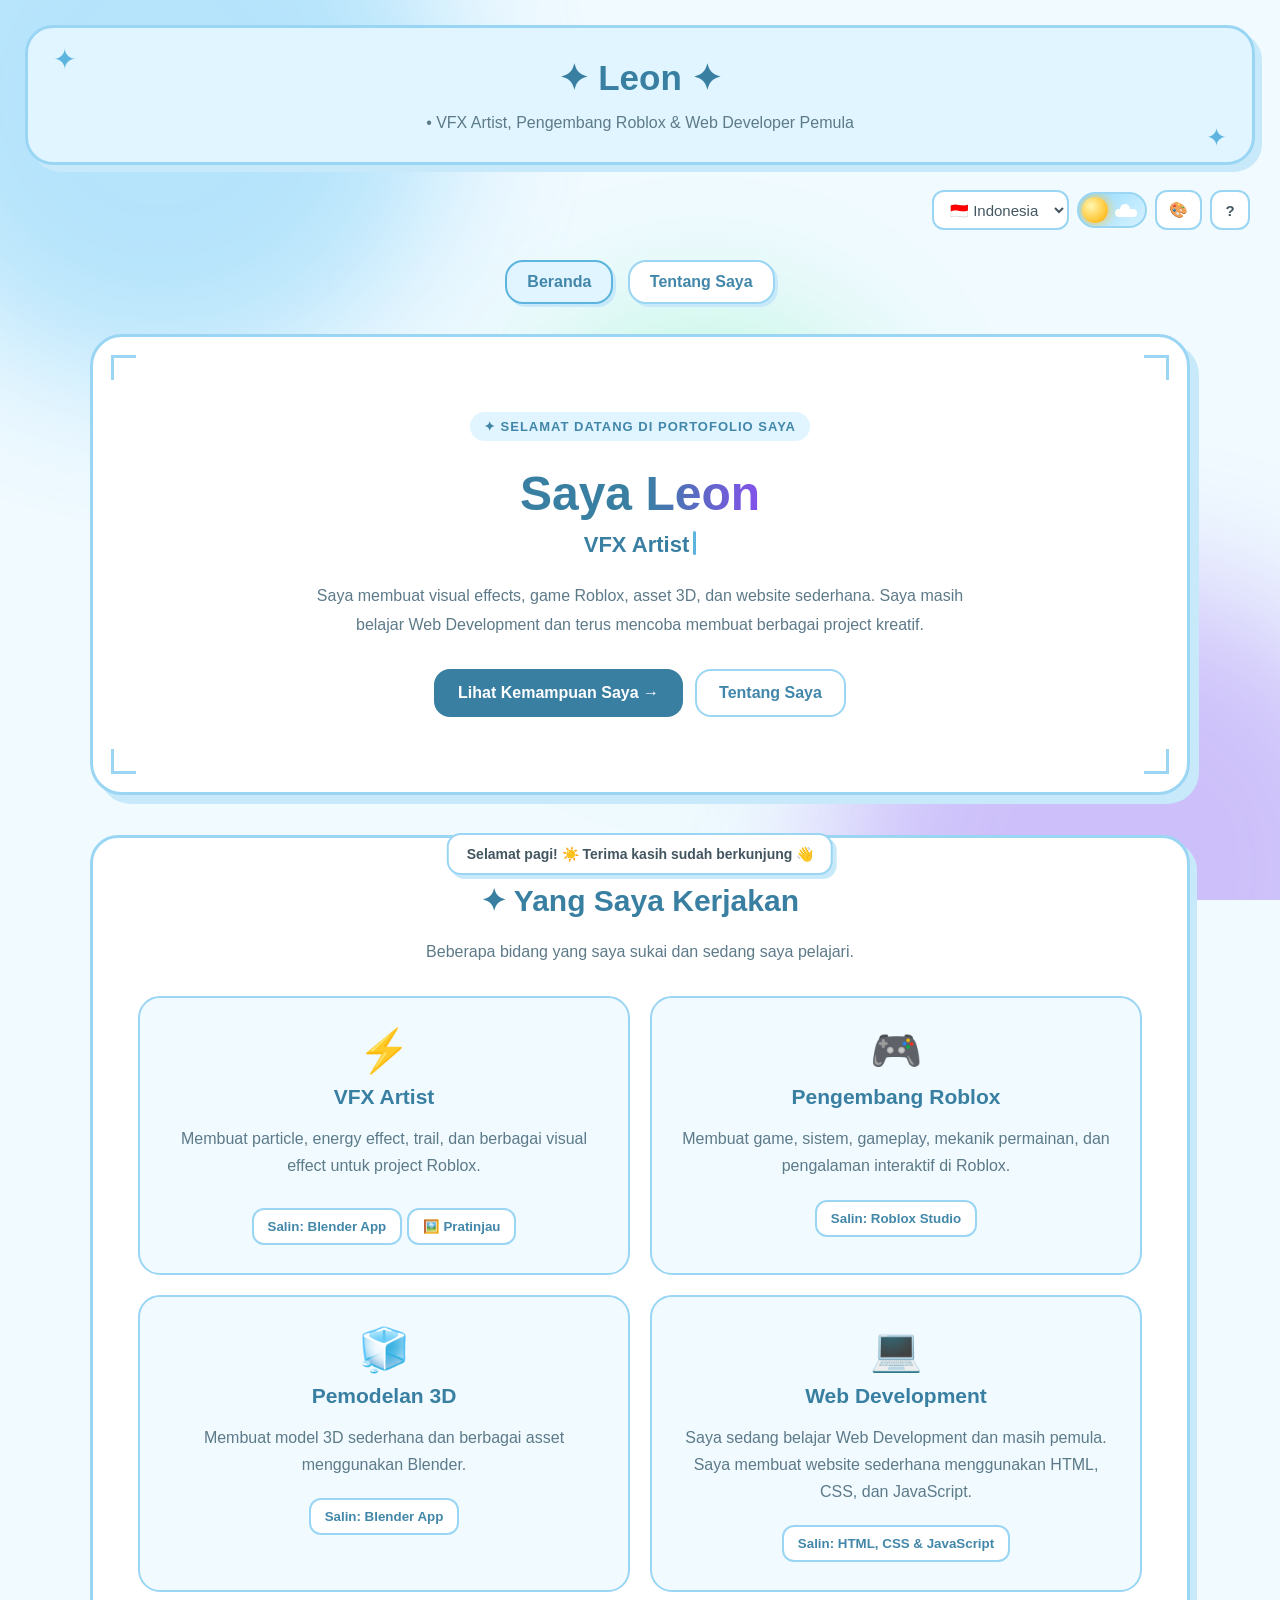
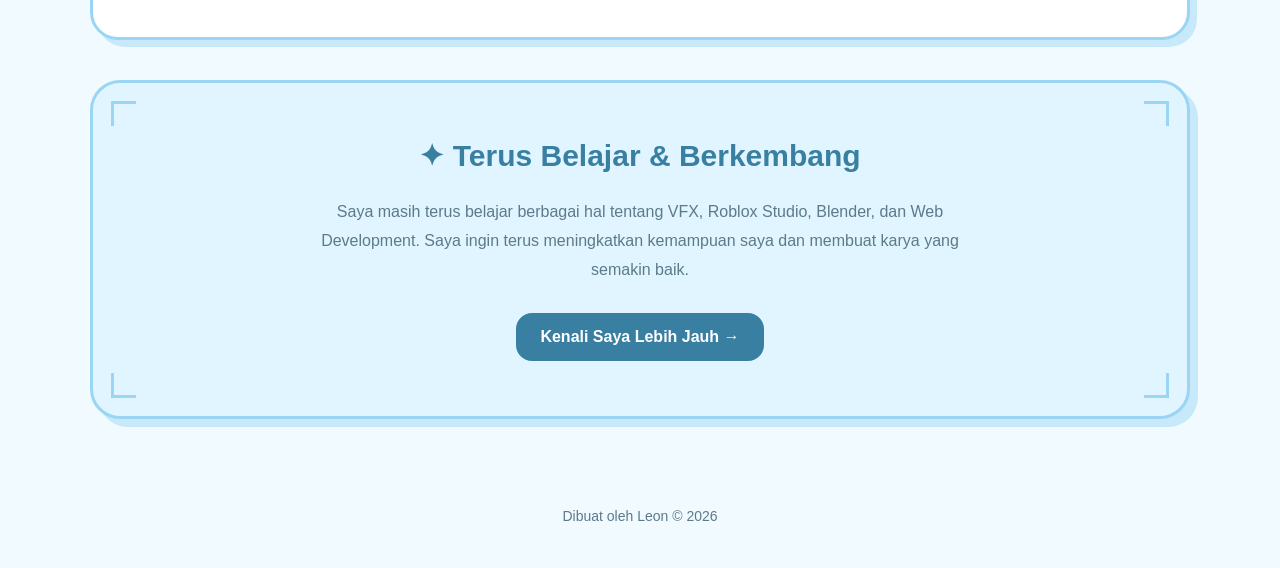
<file: index.html>
<!DOCTYPE html>
<html lang="id">

<head>
    <!-- Menentukan karakter yang digunakan website -->
    <meta charset="UTF-8">

    <!-- Membuat website responsif di HP -->
    <meta name="viewport" content="width=device-width, initial-scale=1.0">

    <!-- Judul yang muncul di tab browser -->
    <title>Leon — VFX Artist & Pengembang Roblox</title>

    <!-- Menghubungkan HTML dengan CSS -->
    <link rel="stylesheet" href="style.css">
</head>

<body>

    <!-- =========================
         HEADER
         ========================= -->

    <header>

        <!-- Nama pemilik website -->
        <h1>✦ Leon ✦</h1>

        <!-- Deskripsi singkat -->
        <p data-id="headerDesc">
            • VFX Artist, Pengembang Roblox & Web Developer Pemula
        </p>

    </header>


    <!-- =========================
         PANEL PENGATURAN
         ========================= -->

    <div class="settings">

        <!-- Pilihan bahasa -->
        <select id="languageSelect" data-title-id="langLabel" aria-label="Pilih bahasa">
            <option value="id">🇮🇩 Indonesia</option>
            <option value="en">🇬🇧 English</option>
            <option value="zh">🇨🇳 中文</option>
        </select>


        <!-- Saklar mode terang / gelap -->
        <button
            id="themeSwitch"
            class="theme-switch"
            role="switch"
            aria-checked="false"
            data-title-id="titleTheme"
            title="Ganti mode (T)"
            aria-label="Ganti mode (T)"
        >
            <span class="switch-track">
                <span class="switch-star s1"></span>
                <span class="switch-star s2"></span>
                <span class="switch-star s3"></span>
                <span class="switch-cloud"></span>
                <span class="switch-thumb"></span>
            </span>
        </button>


        <!-- Pilihan warna tema -->
        <div class="accent-picker">

            <button
                id="accentButton"
                class="icon-button"
                aria-expanded="false"
                data-title-id="titleAccent"
                title="Ganti warna (C)"
                aria-label="Ganti warna (C)"
            >
                🎨
            </button>

            <div class="accent-menu" id="accentMenu">
                <button class="accent-dot" data-accent="blue"></button>
                <button class="accent-dot" data-accent="purple"></button>
                <button class="accent-dot" data-accent="green"></button>
                <button class="accent-dot" data-accent="pink"></button>
                <button class="accent-dot" data-accent="orange"></button>
            </div>

        </div>


        <!-- Panel pintasan keyboard -->
        <button
            id="helpToggle"
            class="icon-button"
            data-title-id="titleHelp"
            title="Pintasan keyboard (?)"
            aria-label="Pintasan keyboard (?)"
        >
            ?
        </button>

    </div>


    <!-- =========================
         NAVIGASI
         ========================= -->

    <nav>

        <a href="index.html" class="active" data-id="home">
            Beranda
        </a>

        <a href="about.html" data-id="about">
            Tentang Saya
        </a>

    </nav>


    <main>

        <!-- =========================
             HERO
             ========================= -->

        <section class="hero">

            <!-- Dekorasi sudut -->
            <div class="corner top-left"></div>
            <div class="corner top-right"></div>
            <div class="corner bottom-left"></div>
            <div class="corner bottom-right"></div>


            <div class="hero-text">

                <!-- Label kecil -->
                <span class="small-title" data-id="welcome">
                    ✦ SELAMAT DATANG DI PORTOFOLIO SAYA
                </span>


                <!-- Nama -->
                <h2 data-id="heroName">
                    Saya <span>Leon</span>
                </h2>


                <!-- Bidang yang dikerjakan (efek mengetik) -->
                <h3 class="typewriter" id="typewriter">
                    <span id="typedText" aria-hidden="true">VFX Artist</span><span class="caret" aria-hidden="true"></span>
                </h3>


                <!-- Deskripsi -->
                <p data-id="heroDesc">
                    Saya membuat visual effects, game Roblox,
                    asset 3D, dan website sederhana.
                    Saya masih belajar Web Development dan
                    terus mencoba membuat berbagai project kreatif.
                </p>


                <!-- Tombol -->
                <div class="hero-buttons">

                    <a href="#skills" class="main-button" data-id="viewSkills">
                        Lihat Kemampuan Saya →
                    </a>

                    <a href="about.html" class="second-button" data-id="aboutButton">
                        Tentang Saya
                    </a>

                </div>

            </div>

        </section>


        <!-- =========================
             YANG SAYA KERJAKAN
             ========================= -->

        <section class="section-box" id="skills">

            <h2 data-id="workTitle">
                ✦ Yang Saya Kerjakan
            </h2>


            <p class="section-description" data-id="workDesc">
                Beberapa bidang yang saya sukai dan sedang saya pelajari.
            </p>


            <div class="info-grid">

                <!-- VFX -->
                <div class="info-box reveal">

                    <div class="card-icon">⚡</div>

                    <h3 data-id="vfxTitle">VFX Artist</h3>

                    <p data-id="vfxDesc">
                        Membuat particle, energy effect,
                        trail, dan berbagai visual effect
                        untuk project Roblox.
                    </p>

                    <!-- Teks tombol dibuat otomatis oleh JavaScript -->
                    <button class="copy-button" data-copy="Blender App">
                        Salin: Blender App
                    </button>

                    <!-- Tombol Preview: klik untuk membuka gambar VFX -->
                    <button class="copy-button" id="previewOpen" data-id="previewButton">
                        🖼️ Pratinjau
                    </button>

                </div>


                <!-- ROBLOX -->
                <div class="info-box reveal">

                    <div class="card-icon">🎮</div>

                    <h3 data-id="robloxTitle">Pengembang Roblox</h3>

                    <p data-id="robloxDesc">
                        Membuat game, sistem, gameplay,
                        mekanik permainan, dan pengalaman
                        interaktif di Roblox.
                    </p>

                    <button class="copy-button" data-copy="Roblox Studio">
                        Salin: Roblox Studio
                    </button>

                </div>


                <!-- BLENDER / 3D -->
                <div class="info-box reveal">

                    <div class="card-icon">🧊</div>

                    <h3 data-id="blenderTitle">Pemodelan 3D</h3>

                    <p data-id="blenderDesc">
                        Membuat model 3D sederhana dan
                        berbagai asset menggunakan Blender.
                    </p>

                    <button class="copy-button" data-copy="Blender App">
                        Salin: Blender App
                    </button>

                </div>


                <!-- WEB DEVELOPMENT -->
                <div class="info-box reveal">

                    <div class="card-icon">💻</div>

                    <h3 data-id="webTitle">Web Development</h3>

                    <p data-id="webDesc">
                        Saya sedang belajar Web Development
                        dan masih pemula. Saya membuat website
                        sederhana menggunakan HTML, CSS,
                        dan JavaScript.
                    </p>

                    <button class="copy-button" data-copy="HTML, CSS & JavaScript">
                        Salin: HTML, CSS & JavaScript
                    </button>

                </div>

            </div>

        </section>


        <!-- =========================
             INFORMASI SINGKAT
             ========================= -->

        <section class="about-frame reveal">

            <div class="corner top-left"></div>
            <div class="corner top-right"></div>
            <div class="corner bottom-left"></div>
            <div class="corner bottom-right"></div>


            <h2 data-id="learningTitle">
                ✦ Terus Belajar & Berkembang
            </h2>


            <p data-id="learningDesc">
                Saya masih terus belajar berbagai hal tentang
                VFX, Roblox Studio, Blender, dan Web Development.
                Saya ingin terus meningkatkan kemampuan saya
                dan membuat karya yang semakin baik.
            </p>


            <a href="about.html" class="main-button" data-id="learnMore">
                Kenali Saya Lebih Jauh →
            </a>

        </section>

    </main>


    <!-- =========================
         POP-UP GAMBAR PREVIEW VFX
         Gambar ada di: images/vfx-preview.png
         ========================= --

    <div id="previewModal" class="preview-modal" role="dialog" aria-modal="true">

        <div class="preview-box">

            <button id="previewClose" class="icon-button" aria-label="Tutup" title="Tutup">
                ✕
            </button>

    <img src="images/vfx-preview.jpg" alt="VFX preview">

        </div>

    </div>


    <!-- =========================
         TOMBOL KEMBALI KE ATAS
         ========================= -->

    <button id="backToTop" data-title-id="titleTop" title="Kembali ke atas" aria-label="Kembali ke atas">
        ↑
    </button>


    <!-- =========================
         FOOTER
         ========================= -->

    <footer>
        <p data-id="footer">
            Dibuat oleh Leon © 2026
        </p>
    </footer>


    <!-- Menghubungkan JavaScript -->
    <script src="script.js"></script>

</body>

</html>
</file>
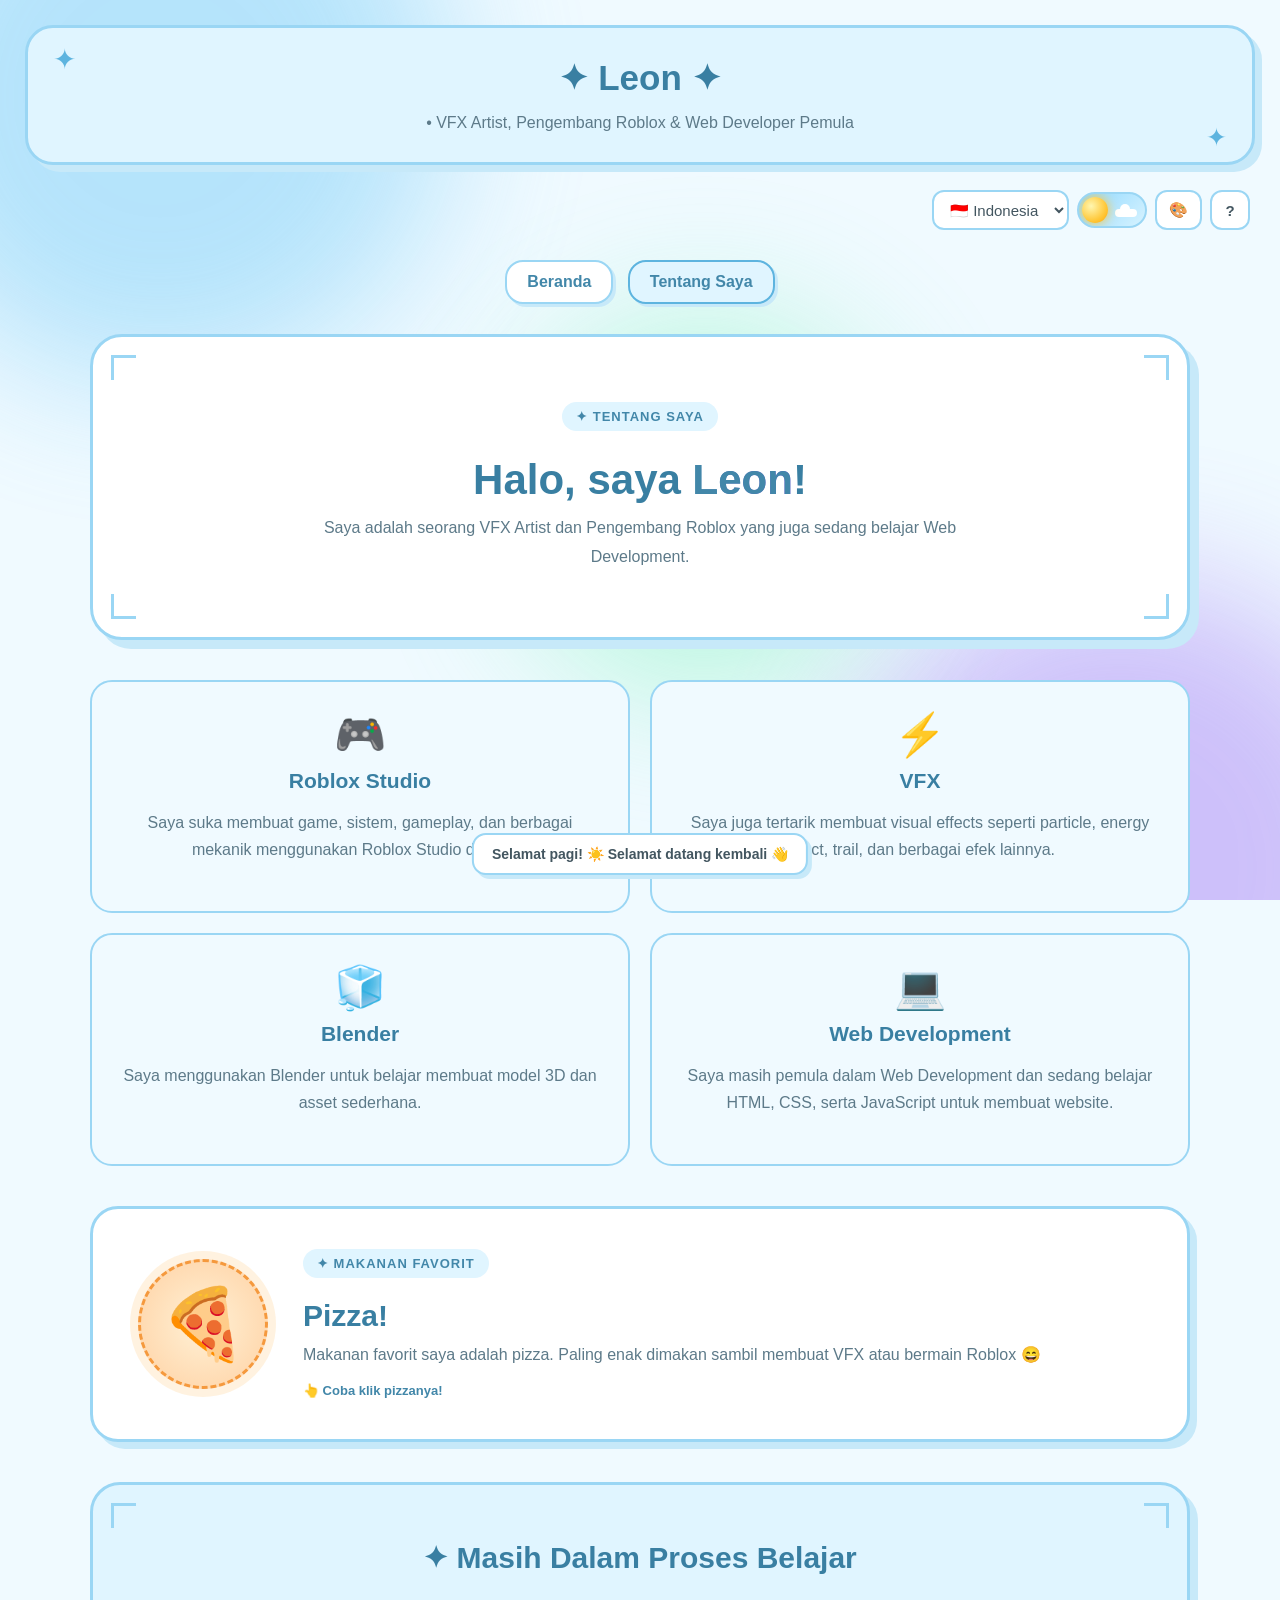
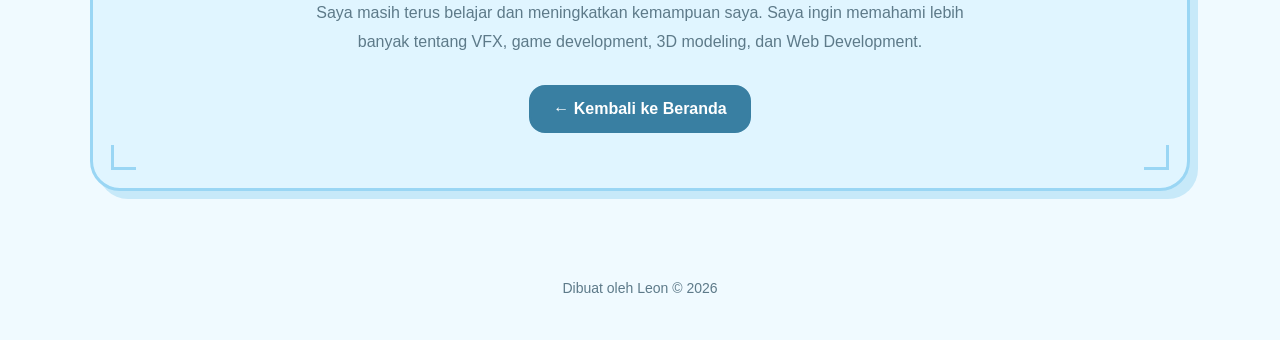
<file: about.html>
<!DOCTYPE html>
<html lang="id">

<head>
    <!-- Pengaturan karakter -->
    <meta charset="UTF-8">

    <!-- Responsif untuk HP -->
    <meta name="viewport" content="width=device-width, initial-scale=1.0">

    <!-- Judul tab -->
    <title>Tentang Leon</title>

    <!-- Menggunakan CSS yang sama dengan index -->
    <link rel="stylesheet" href="style.css">
</head>

<body>

    <!-- =========================
         HEADER
    ========================== -->

    <header>

        <h1>✦ Leon ✦</h1>

        <p data-id="headerDesc">
            • VFX Artist, Pengembang Roblox & Web Developer Pemula
        </p>

    </header>


    <!-- =========================
         SETTINGS (sama dengan index)
    ========================== -->

    <div class="settings">

        <select id="languageSelect" data-title-id="langLabel" aria-label="Pilih bahasa">
            <option value="id">🇮🇩 Indonesia</option>
            <option value="en">🇬🇧 English</option>
            <option value="zh">🇨🇳 中文</option>
        </select>


        <button
            id="themeSwitch"
            class="theme-switch"
            role="switch"
            aria-checked="false"
            data-title-id="titleTheme"
            title="Ganti mode (T)"
            aria-label="Ganti mode (T)"
        >
            <span class="switch-track">
                <span class="switch-star s1"></span>
                <span class="switch-star s2"></span>
                <span class="switch-star s3"></span>
                <span class="switch-cloud"></span>
                <span class="switch-thumb"></span>
            </span>
        </button>


        <div class="accent-picker">

            <button
                id="accentButton"
                class="icon-button"
                aria-expanded="false"
                data-title-id="titleAccent"
                title="Ganti warna (C)"
                aria-label="Ganti warna (C)"
            >
                🎨
            </button>

            <div class="accent-menu" id="accentMenu">
                <button class="accent-dot" data-accent="blue"></button>
                <button class="accent-dot" data-accent="purple"></button>
                <button class="accent-dot" data-accent="green"></button>
                <button class="accent-dot" data-accent="pink"></button>
                <button class="accent-dot" data-accent="orange"></button>
            </div>

        </div>


        <button
            id="helpToggle"
            class="icon-button"
            data-title-id="titleHelp"
            title="Pintasan keyboard (?)"
            aria-label="Pintasan keyboard (?)"
        >
            ?
        </button>

    </div>


    <!-- =========================
         NAVIGASI
    ========================== -->

    <nav>

        <a href="index.html" data-id="home">
            Beranda
        </a>

        <a href="about.html" class="active" data-id="about">
            Tentang Saya
        </a>

    </nav>


    <main>

        <!-- =========================
             ABOUT
        ========================== -->

        <section class="about-page">

            <div class="corner top-left"></div>
            <div class="corner top-right"></div>
            <div class="corner bottom-left"></div>
            <div class="corner bottom-right"></div>

            <span class="small-title" data-id="aboutLabel">
                ✦ TENTANG SAYA
            </span>

            <h2 data-id="aboutTitle">
                Halo, saya <span>Leon</span>!
            </h2>

            <p data-id="aboutIntro">
                Saya adalah seorang VFX Artist dan
                Pengembang Roblox yang juga sedang
                belajar Web Development.
            </p>

        </section>


        <!-- =========================
             KARTU TENTANG SAYA
        ========================== -->

        <section class="about-grid">

            <div class="about-card reveal">

                <div class="card-icon">🎮</div>

                <h3 data-id="aboutRobloxTitle">Roblox Studio</h3>

                <p data-id="aboutRobloxDesc">
                    Saya suka membuat game, sistem,
                    gameplay, dan berbagai mekanik
                    menggunakan Roblox Studio dan Lua.
                </p>

            </div>


            <div class="about-card reveal">

                <div class="card-icon">⚡</div>

                <h3 data-id="aboutVfxTitle">VFX</h3>

                <p data-id="aboutVfxDesc">
                    Saya juga tertarik membuat visual
                    effects seperti particle, energy effect,
                    trail, dan berbagai efek lainnya.
                </p>

            </div>


            <div class="about-card reveal">

                <div class="card-icon">🧊</div>

                <h3 data-id="aboutBlenderTitle">Blender</h3>

                <p data-id="aboutBlenderDesc">
                    Saya menggunakan Blender untuk belajar
                    membuat model 3D dan asset sederhana.
                </p>

            </div>


            <div class="about-card reveal">

                <div class="card-icon">💻</div>

                <h3 data-id="aboutWebTitle">Web Development</h3>

                <p data-id="aboutWebDesc">
                    Saya masih pemula dalam Web Development
                    dan sedang belajar HTML, CSS, serta
                    JavaScript untuk membuat website.
                </p>

            </div>

        </section>


        <!-- =========================
             MAKANAN FAVORIT (BARU)
        ========================== -->

        <section class="fav-food reveal">

            <!-- Klik pizza untuk hujan pizza 🍕 -->
            <button
                class="pizza-button"
                id="pizzaButton"
                data-title-id="pizzaTitle"
                title="Klik aku!"
                aria-label="Klik aku!"
            >
                🍕
            </button>

            <div class="fav-text">

                <span class="small-title" data-id="favLabel">
                    ✦ MAKANAN FAVORIT
                </span>

                <h3 data-id="favTitle">
                    Pizza!
                </h3>

                <p data-id="favDesc">
                    Makanan favorit saya adalah pizza.
                    Paling enak dimakan sambil membuat VFX
                    atau bermain Roblox 😄
                </p>

                <span class="fav-hint" data-id="favHint">
                    👆 Coba klik pizzanya!
                </span>

            </div>

        </section>


        <!-- =========================
             BELAJAR
        ========================== -->

        <section class="about-frame reveal">

            <div class="corner top-left"></div>
            <div class="corner top-right"></div>
            <div class="corner bottom-left"></div>
            <div class="corner bottom-right"></div>


            <h2 data-id="aboutLearningTitle">
                ✦ Masih Dalam Proses Belajar
            </h2>


            <p data-id="aboutLearningDesc">
                Saya masih terus belajar dan meningkatkan
                kemampuan saya. Saya ingin memahami lebih
                banyak tentang VFX, game development,
                3D modeling, dan Web Development.
            </p>


            <a href="index.html" class="main-button" data-id="backHome">
                ← Kembali ke Beranda
            </a>

        </section>

    </main>


    <!-- Back to top -->

    <button id="backToTop" data-title-id="titleTop" title="Kembali ke atas" aria-label="Kembali ke atas">
        ↑
    </button>


    <!-- Footer -->

    <footer>
        <p data-id="footer">
            Dibuat oleh Leon © 2026
        </p>
    </footer>


    <!-- JavaScript -->

    <script src="script.js"></script>

</body>

</html>
</file>
<file: style.css>
/* ==================================================
   RESET
   Mengatur ukuran semua elemen agar lebih mudah
   dikontrol.
================================================== */

* {
    box-sizing: border-box;
}


/* Membuat perpindahan scroll menjadi halus */

html {
    scroll-behavior: smooth;
}


/* ==================================================
   WARNA DEFAULT
   Semua warna dibuat dari satu angka: --hue.
   Ganti --hue = ganti warna seluruh website.
   (200 = biru, 270 = ungu, 150 = hijau,
    330 = pink, 25 = oranye)
================================================== */

:root {
    --hue: 200;

    --background: hsl(var(--hue) 100% 97%);
    --card: #ffffff;
    --card-soft: hsl(var(--hue) 100% 97%);

    --primary: hsl(var(--hue) 48% 43%);
    --secondary: hsl(var(--hue) 44% 46%);
    --on-primary: #ffffff;

    --text: hsl(var(--hue) 18% 32%);
    --muted: hsl(var(--hue) 19% 45%);

    --border: hsl(var(--hue) 80% 78%);
    --shadow: hsl(var(--hue) 82% 88%);

    --hover: hsl(var(--hue) 100% 94%);
    --accent: hsl(var(--hue) 67% 62%);
}


/* ==================================================
   DARK MODE
================================================== */

body.dark {
    --background: hsl(var(--hue) 60% 7%);
    --card: hsl(var(--hue) 54% 11%);
    --card-soft: hsl(var(--hue) 56% 14%);

    --primary: hsl(var(--hue) 74% 70%);
    --secondary: hsl(var(--hue) 70% 68%);
    --on-primary: hsl(var(--hue) 60% 8%);

    --text: hsl(var(--hue) 100% 93%);
    --muted: hsl(var(--hue) 40% 72%);

    --border: hsl(var(--hue) 53% 33%);
    --shadow: hsl(var(--hue) 60% 5%);

    --hover: hsl(var(--hue) 61% 18%);
    --accent: hsl(var(--hue) 75% 65%);
}


/* ==================================================
   BODY
================================================== */

body {
    margin: 0;
    min-height: 100vh;

    font-family: Arial, sans-serif;

    background: var(--background);
    color: var(--text);

    transition:
        background 0.4s ease,
        color 0.4s ease;
}


/* ==================================================
   SCROLL PROGRESS BAR
   Garis di atas layar yang memanjang saat scroll.
================================================== */

#scrollProgress {
    position: fixed;

    top: 0;
    left: 0;

    width: 100%;
    height: 4px;

    background: linear-gradient(
        90deg,
        var(--accent),
        var(--primary)
    );

    transform-origin: left;
    transform: scaleX(0);

    z-index: 200;
}


/* ==================================================
   HEADER
================================================== */

header {
    margin: 25px;
    padding: 30px;

    background: var(--hover);

    border: 3px solid var(--border);
    border-radius: 28px;

    text-align: center;

    box-shadow: 7px 7px 0 var(--shadow);

    position: relative;

    transition: 0.3s ease;
}


header:hover {
    transform: translateY(-4px);

    box-shadow: 10px 12px 0 var(--shadow);
}


/* Bintang kiri atas */

header::before {
    content: "✦";

    position: absolute;

    left: 25px;
    top: 15px;

    font-size: 28px;

    color: var(--accent);

    animation: twinkle 3s ease-in-out infinite;
}


/* Bintang kanan bawah */

header::after {
    content: "✦";

    position: absolute;

    right: 25px;
    bottom: 10px;

    font-size: 25px;

    color: var(--accent);

    animation: twinkle 3s ease-in-out 1.5s infinite;
}


@keyframes twinkle {
    0%, 100% { opacity: 1;   transform: scale(1) rotate(0deg); }
    50%      { opacity: 0.4; transform: scale(0.75) rotate(45deg); }
}


header h1 {
    margin: 0;

    color: var(--primary);

    font-size: 35px;
}


header p {
    color: var(--muted);

    margin-bottom: 0;
}


/* ==================================================
   SETTINGS
================================================== */

.settings {
    display: flex;

    align-items: center;

    flex-wrap: wrap;

    gap: 8px;

    justify-content: flex-end;

    margin: 10px 30px;
}


.settings select,
.icon-button {
    height: 40px;

    background: var(--card);

    border: 2px solid var(--border);

    border-radius: 12px;

    padding: 0 12px;

    color: var(--text);

    font-size: 15px;

    cursor: pointer;

    transition: 0.2s ease;
}


.icon-button {
    min-width: 40px;

    font-weight: bold;
}


.settings select:hover,
.icon-button:hover {
    transform: translateY(-3px);

    background: var(--hover);
}


/* ==================================================
   THEME SWITCH
   Saklar geser matahari / bulan.
================================================== */

.theme-switch {
    padding: 0;

    background: none;

    border: none;

    cursor: pointer;

    border-radius: 999px;
}


.switch-track {
    position: relative;

    display: block;

    width: 70px;
    height: 36px;

    border-radius: 999px;

    border: 2px solid var(--border);

    /* Langit siang */
    background: linear-gradient(135deg, #8fd8ff, #d7f3ff);

    overflow: hidden;

    transition:
        background 0.5s ease,
        border-color 0.3s ease;
}


/* Langit malam */

body.dark .switch-track {
    background: linear-gradient(135deg, #0b1d3a, #283b6b);
}


/* Bulatan yang bergeser */

.switch-thumb {
    position: absolute;

    top: 3px;
    left: 3px;

    width: 26px;
    height: 26px;

    border-radius: 50%;

    /* Matahari */
    background: radial-gradient(circle at 35% 35%, #fff6b0, #ffc93c 60%, #ffa600);

    box-shadow: 0 0 10px 2px rgba(255, 200, 60, 0.7);

    transition:
        transform 0.5s cubic-bezier(0.68, -0.4, 0.3, 1.4),
        background 0.5s ease,
        box-shadow 0.5s ease;
}


/* Bulan: geser ke kanan + bayangan kawah */

body.dark .switch-thumb {
    transform: translateX(34px) rotate(-30deg);

    background: radial-gradient(circle at 35% 35%, #ffffff, #dfe6f5 60%, #b9c4dc);

    box-shadow:
        inset -6px -3px 0 0 #c3cde3,
        0 0 10px 2px rgba(200, 220, 255, 0.45);
}


/* Bintang kecil (muncul saat malam) */

.switch-star {
    position: absolute;

    width: 3px;
    height: 3px;

    background: white;

    border-radius: 50%;

    opacity: 0;

    transform: translateY(8px);

    transition: 0.5s ease;
}

.switch-star.s1 { left: 10px; top: 8px; }
.switch-star.s2 { left: 20px; top: 20px; width: 2px; height: 2px; }
.switch-star.s3 { left: 30px; top: 10px; }

body.dark .switch-star {
    opacity: 1;

    transform: translateY(0);
}


/* Awan kecil (muncul saat siang) */

.switch-cloud {
    position: absolute;

    right: 8px;
    top: 15px;

    width: 22px;
    height: 8px;

    background: white;

    border-radius: 999px;

    transition: 0.5s ease;
}

.switch-cloud::before {
    content: "";

    position: absolute;

    left: 5px;
    top: -5px;

    width: 10px;
    height: 10px;

    background: white;

    border-radius: 50%;
}

body.dark .switch-cloud {
    opacity: 0;

    transform: translateY(14px);
}


.theme-switch:hover .switch-track {
    border-color: var(--accent);
}


.theme-switch:focus-visible {
    outline: 3px solid var(--accent);
    outline-offset: 3px;
}


/* ==================================================
   ACCENT PICKER
   Menu kecil untuk memilih warna tema.
================================================== */

.accent-picker {
    position: relative;
}


.accent-menu {
    position: absolute;

    top: calc(100% + 8px);
    right: 0;

    display: flex;

    gap: 8px;

    padding: 10px;

    background: var(--card);

    border: 2px solid var(--border);

    border-radius: 16px;

    box-shadow: 4px 4px 0 var(--shadow);

    opacity: 0;

    visibility: hidden;

    transform: translateY(-6px);

    transition: 0.2s ease;

    z-index: 120;
}


.accent-menu.open {
    opacity: 1;

    visibility: visible;

    transform: translateY(0);
}


.accent-dot {
    width: 26px;
    height: 26px;

    border-radius: 50%;

    border: 3px solid var(--card);

    outline: 2px solid transparent;

    cursor: pointer;

    transition: 0.2s ease;
}

.accent-dot[data-accent="blue"]   { background: hsl(200 70% 55%); }
.accent-dot[data-accent="purple"] { background: hsl(265 70% 60%); }
.accent-dot[data-accent="green"]  { background: hsl(150 60% 45%); }
.accent-dot[data-accent="pink"]   { background: hsl(330 75% 60%); }
.accent-dot[data-accent="orange"] { background: hsl(25 90% 55%); }


.accent-dot:hover {
    transform: scale(1.15);
}


.accent-dot.active {
    outline-color: var(--primary);
}


/* ==================================================
   NAVIGASI
================================================== */

nav {
    text-align: center;

    margin: 25px;
}


nav a {
    display: inline-block;

    padding: 11px 20px;

    margin: 5px;

    background: var(--card);

    border: 2px solid var(--border);

    border-radius: 18px;

    color: var(--secondary);

    text-decoration: none;

    font-weight: bold;

    box-shadow: 3px 3px 0 var(--shadow);

    transition: 0.2s ease;
}


nav a:hover {
    transform: translateY(-4px);

    background: var(--hover);

    box-shadow: 5px 6px 0 var(--shadow);
}


nav a.active {
    background: var(--hover);

    border-color: var(--accent);
}


/* ==================================================
   MAIN
================================================== */

main {
    width: min(1100px, 92%);

    margin: auto;
}


/* ==================================================
   HERO
================================================== */

.hero {
    position: relative;

    padding: 75px 60px;

    margin-bottom: 40px;

    background: var(--card);

    border: 3px solid var(--border);

    border-radius: 32px;

    box-shadow: 9px 9px 0 var(--shadow);

    overflow: hidden;

    transition: 0.3s ease;
}


.hero:hover {
    transform: translateY(-3px);

    box-shadow: 12px 12px 0 var(--shadow);
}


.hero-text {
    max-width: 750px;

    margin: auto;

    text-align: center;

    position: relative;

    z-index: 2;
}


.small-title {
    display: inline-block;

    margin-bottom: 15px;

    padding: 7px 14px;

    background: var(--hover);

    border-radius: 15px;

    color: var(--secondary);

    font-size: 13px;

    font-weight: bold;

    letter-spacing: 1px;
}


.hero h2 {
    margin: 10px 0;

    font-size: 48px;

    color: var(--primary);
}


.hero h2 span {
    color: var(--secondary);
}


.hero h3 {
    margin: 10px 0 20px;

    color: var(--text);

    font-size: 22px;
}


.hero p {
    max-width: 680px;

    margin: auto;

    line-height: 1.8;

    color: var(--muted);

    font-size: 16px;
}


/* ==================================================
   TYPEWRITER
================================================== */

.typewriter {
    min-height: 1.4em;
}


#typedText {
    color: var(--primary);
}


/* Garis kedip seperti kursor mengetik */

.caret {
    display: inline-block;

    width: 3px;
    height: 1.1em;

    margin-left: 4px;

    vertical-align: -0.15em;

    background: var(--accent);

    border-radius: 2px;

    animation: blink 0.9s steps(1) infinite;
}


@keyframes blink {
    50% { opacity: 0; }
}


/* ==================================================
   HERO BUTTONS
================================================== */

.hero-buttons {
    display: flex;

    justify-content: center;

    gap: 12px;

    margin-top: 30px;

    flex-wrap: wrap;
}


.main-button,
.second-button {
    display: inline-block;

    padding: 13px 22px;

    border-radius: 16px;

    text-decoration: none;

    font-weight: bold;

    transition: 0.2s ease;
}


.main-button {
    background: var(--primary);

    /* Warna teks otomatis kontras di light & dark */
    color: var(--on-primary);

    border: 2px solid var(--primary);
}


.second-button {
    background: var(--card);

    color: var(--secondary);

    border: 2px solid var(--border);
}


.main-button:hover,
.second-button:hover {
    transform: translateY(-4px);

    box-shadow: 4px 5px 0 var(--shadow);
}


/* ==================================================
   CORNER DECORATION
================================================== */

.corner {
    position: absolute;

    width: 25px;
    height: 25px;

    border: 3px solid var(--border);
}


.top-left {
    top: 18px;
    left: 18px;

    border-right: none;
    border-bottom: none;
}


.top-right {
    top: 18px;
    right: 18px;

    border-left: none;
    border-bottom: none;
}


.bottom-left {
    bottom: 18px;
    left: 18px;

    border-right: none;
    border-top: none;
}


.bottom-right {
    bottom: 18px;
    right: 18px;

    border-left: none;
    border-top: none;
}


/* ==================================================
   SECTION BOX
================================================== */

.section-box {
    margin-bottom: 40px;

    padding: 45px;

    background: var(--card);

    border: 3px solid var(--border);

    border-radius: 28px;

    box-shadow: 7px 7px 0 var(--shadow);
}


.section-box h2 {
    margin-top: 0;

    text-align: center;

    color: var(--primary);

    font-size: 30px;
}


.section-description {
    text-align: center;

    color: var(--muted);

    margin-bottom: 35px;
}


/* ==================================================
   INFO GRID
================================================== */

.info-grid {
    display: grid;

    grid-template-columns: repeat(2, minmax(0, 1fr));

    gap: 20px;
}


/* ==================================================
   INFO BOX & ABOUT CARD
================================================== */

.info-box,
.about-card {
    position: relative;

    padding: 28px;

    background: var(--card-soft);

    border: 2px solid var(--border);

    border-radius: 22px;

    text-align: center;

    overflow: hidden;

    transition: 0.25s ease;
}


.info-box:hover,
.about-card:hover {
    transform: translateY(-7px);

    box-shadow: 6px 7px 0 var(--shadow);
}


/* Kilau cahaya yang mengikuti mouse */

.info-box::after,
.about-card::after {
    content: "";

    position: absolute;

    inset: 0;

    background: radial-gradient(
        circle at var(--mx, 50%) var(--my, 50%),
        hsl(var(--hue) 90% 70% / 0.25),
        transparent 55%
    );

    opacity: 0;

    pointer-events: none;

    transition: opacity 0.3s ease;
}


.info-box:hover::after,
.about-card:hover::after {
    opacity: 1;
}


.card-icon {
    font-size: 42px;

    margin-bottom: 10px;
}


.info-box h3,
.about-card h3 {
    color: var(--primary);

    margin: 8px 0 12px;

    font-size: 21px;
}


.info-box p,
.about-card p {
    color: var(--muted);

    line-height: 1.7;

    margin-bottom: 20px;
}


/* ==================================================
   COPY BUTTON
================================================== */

.copy-button {
    position: relative;

    z-index: 1;

    padding: 9px 14px;

    border-radius: 12px;

    border: 2px solid var(--border);

    background: var(--card);

    color: var(--secondary);

    font-weight: bold;

    cursor: pointer;

    transition: 0.2s ease;
}


.copy-button:hover {
    transform: translateY(-3px);

    background: var(--hover);

    box-shadow: 3px 4px 0 var(--shadow);
}


/* Tombol Preview (di sebelah tombol Salin) */

#previewOpen {
    margin-top: 8px;
}


/* ==================================================
   AURORA BACKGROUND
   3 cahaya blur yang bergerak pelan di belakang.
================================================== */

.aurora {
    position: fixed;

    inset: 0;

    overflow: hidden;

    pointer-events: none;

    z-index: -1;
}


.blob {
    position: absolute;

    width: 45vmax;
    height: 45vmax;

    border-radius: 50%;

    filter: blur(70px);

    opacity: 0.45;

    animation: blob-float 22s ease-in-out infinite alternate;
}


.blob.b1 {
    top: -15vmax;
    left: -10vmax;

    background: hsl(var(--hue) 90% 70%);
}


.blob.b2 {
    bottom: -20vmax;
    right: -10vmax;

    background: hsl(calc(var(--hue) + 60) 85% 72%);

    animation-duration: 26s;
    animation-delay: -8s;
}


.blob.b3 {
    top: 35%;
    left: 40%;

    width: 30vmax;
    height: 30vmax;

    background: hsl(calc(var(--hue) - 50) 85% 72%);

    animation-duration: 30s;
    animation-delay: -15s;
}


/* Di mode gelap cahayanya lebih redup */

body.dark .blob {
    opacity: 0.22;
}


@keyframes blob-float {
    0%   { transform: translate(0, 0) scale(1); }
    50%  { transform: translate(8vw, 6vh) scale(1.15); }
    100% { transform: translate(-6vw, 10vh) scale(0.9); }
}


/* ==================================================
   BINTANG MELAYANG
================================================== */

.float-layer {
    position: absolute;

    inset: 0;

    overflow: hidden;

    pointer-events: none;

    z-index: 0;
}


.float-star {
    position: absolute;

    bottom: -30px;

    color: var(--accent);

    opacity: 0;

    animation: star-rise linear infinite;
}


@keyframes star-rise {
    0%   { transform: translateY(0) rotate(0deg);        opacity: 0; }
    15%  { opacity: 0.7; }
    85%  { opacity: 0.5; }
    100% { transform: translateY(-420px) rotate(180deg); opacity: 0; }
}


/* ==================================================
   NAMA BERKILAU
   Tulisan "Leon" dengan warna yang bergerak.
================================================== */

.hero h2 span,
.about-page h2 span {
    background: linear-gradient(
        90deg,
        var(--primary),
        hsl(calc(var(--hue) + 60) 80% 62%),
        var(--accent),
        var(--primary)
    );

    background-size: 300% 100%;

    -webkit-background-clip: text;
    background-clip: text;

    color: transparent;

    animation: shimmer 5s linear infinite;
}


@keyframes shimmer {
    to { background-position: 300% 0; }
}


/* ==================================================
   MAKANAN FAVORIT - PIZZA
================================================== */

.fav-food {
    display: flex;

    align-items: center;

    gap: 35px;

    padding: 40px 45px;

    margin-bottom: 40px;

    background: var(--card);

    border: 3px solid var(--border);

    border-radius: 28px;

    box-shadow: 7px 7px 0 var(--shadow);
}


/* Tombol pizza bulat besar */

.pizza-button {
    flex-shrink: 0;

    width: 130px;
    height: 130px;

    border-radius: 50%;

    border: 3px dashed hsl(30 90% 60%);

    background: radial-gradient(circle, hsl(40 100% 92%), hsl(30 100% 82%));

    font-size: 70px;

    line-height: 1;

    cursor: pointer;

    box-shadow: 0 0 0 8px hsl(35 100% 60% / 0.15);

    animation: pizza-bob 3s ease-in-out infinite;

    transition: box-shadow 0.3s ease;
}


body.dark .pizza-button {
    background: radial-gradient(circle, hsl(35 60% 28%), hsl(25 60% 18%));
}


.pizza-button:hover {
    box-shadow: 0 0 0 14px hsl(35 100% 60% / 0.2);
}


.pizza-button:focus-visible {
    outline: 3px solid var(--accent);
    outline-offset: 4px;
}


/* Pizza naik-turun pelan */

@keyframes pizza-bob {
    0%, 100% { transform: translateY(0) rotate(-6deg); }
    50%      { transform: translateY(-8px) rotate(6deg); }
}


/* Pizza berputar saat diklik */

.pizza-button.spin {
    animation: pizza-spin 0.8s cubic-bezier(0.3, 1.5, 0.5, 1);
}


@keyframes pizza-spin {
    from { transform: rotate(0deg) scale(1); }
    50%  { transform: rotate(200deg) scale(1.2); }
    to   { transform: rotate(360deg) scale(1); }
}


.fav-text h3 {
    margin: 6px 0 8px;

    color: var(--primary);

    font-size: 30px;
}


.fav-text p {
    margin: 0 0 12px;

    color: var(--muted);

    line-height: 1.7;
}


.fav-hint {
    color: var(--secondary);

    font-size: 13px;

    font-weight: bold;
}


/* Potongan pizza yang jatuh */

.pizza-drop {
    position: fixed;

    top: -60px;

    pointer-events: none;

    z-index: 250;

    animation: pizza-fall linear forwards;
}


@keyframes pizza-fall {
    to {
        transform: translateY(calc(100vh + 120px)) rotate(var(--spin, 360deg));
    }
}


/* ==================================================
   ABOUT / LEARNING FRAME
================================================== */

.about-frame {
    position: relative;

    padding: 55px 45px;

    margin-bottom: 45px;

    background: var(--hover);

    border: 3px solid var(--border);

    border-radius: 30px;

    text-align: center;

    box-shadow: 8px 8px 0 var(--shadow);
}


.about-frame h2 {
    margin-top: 0;

    color: var(--primary);

    font-size: 30px;
}


.about-frame p {
    max-width: 700px;

    margin: 0 auto 28px;

    color: var(--muted);

    line-height: 1.8;
}


/* ==================================================
   ABOUT PAGE
================================================== */

.about-page {
    position: relative;

    padding: 65px 45px;

    margin-bottom: 40px;

    background: var(--card);

    border: 3px solid var(--border);

    border-radius: 32px;

    text-align: center;

    box-shadow: 9px 9px 0 var(--shadow);

    overflow: hidden;
}


/* Isi tetap di atas bintang melayang */

.about-page > span,
.about-page > h2,
.about-page > p {
    position: relative;

    z-index: 1;
}


.about-page h2 {
    margin: 10px 0;

    font-size: 42px;

    color: var(--primary);
}


.about-page h2 span {
    color: var(--secondary);
}


.about-page p {
    max-width: 640px;

    margin: 10px auto 0;

    color: var(--muted);

    line-height: 1.8;
}


.about-grid {
    display: grid;

    grid-template-columns: repeat(2, minmax(0, 1fr));

    gap: 20px;

    margin-bottom: 40px;
}


/* ==================================================
   BACK TO TOP
================================================== */

#backToTop {
    position: fixed;

    right: 25px;
    bottom: 25px;

    width: 45px;
    height: 45px;

    border-radius: 50%;

    border: 2px solid var(--border);

    background: var(--card);

    color: var(--primary);

    font-size: 22px;

    cursor: pointer;

    opacity: 0;

    visibility: hidden;

    transform: translateY(15px);

    transition: 0.3s ease;

    box-shadow: 4px 4px 0 var(--shadow);

    z-index: 100;
}


#backToTop.show {
    opacity: 1;

    visibility: visible;

    transform: translateY(0);
}


#backToTop:hover {
    transform: translateY(-4px);
}


/* ==================================================
   TOAST NOTIFICATION
================================================== */

#toastContainer {
    position: fixed;

    left: 50%;
    bottom: 25px;

    transform: translateX(-50%);

    display: flex;

    flex-direction: column;

    align-items: center;

    gap: 8px;

    width: max-content;
    max-width: calc(100% - 32px);

    pointer-events: none;

    z-index: 600;
}


.toast {
    padding: 11px 18px;

    background: var(--card);

    color: var(--text);

    border: 2px solid var(--border);

    border-radius: 14px;

    box-shadow: 4px 4px 0 var(--shadow);

    font-weight: bold;

    font-size: 14px;

    text-align: center;

    animation: toast-in 0.35s cubic-bezier(0.2, 1.4, 0.4, 1);
}


.toast.leaving {
    opacity: 0;

    transform: translateY(10px);

    transition: 0.3s ease;
}


@keyframes toast-in {
    from {
        opacity: 0;
        transform: translateY(20px) scale(0.9);
    }
}


/* ==================================================
   HELP PANEL / PINTASAN KEYBOARD
================================================== */

#helpOverlay {
    position: fixed;

    inset: 0;

    display: grid;

    place-items: center;

    padding: 16px;

    background: rgba(0, 10, 20, 0.45);

    opacity: 0;

    visibility: hidden;

    transition: 0.25s ease;

    z-index: 400;
}


#helpOverlay.open {
    opacity: 1;

    visibility: visible;
}


.help-panel {
    width: min(420px, 100%);

    padding: 30px;

    background: var(--card);

    border: 3px solid var(--border);

    border-radius: 24px;

    box-shadow: 8px 8px 0 var(--shadow);

    transform: scale(0.92);

    transition: transform 0.25s ease;
}


#helpOverlay.open .help-panel {
    transform: scale(1);
}


.help-panel h2 {
    margin-top: 0;

    color: var(--primary);

    text-align: center;
}


.help-panel ul {
    list-style: none;

    padding: 0;

    margin: 0 0 22px;
}


.help-panel li {
    display: flex;

    align-items: center;

    gap: 12px;

    padding: 9px 0;

    border-bottom: 1px dashed var(--border);

    color: var(--muted);
}


.help-panel li:last-child {
    border-bottom: none;
}


kbd {
    min-width: 34px;

    padding: 5px 8px;

    background: var(--hover);

    border: 2px solid var(--border);

    border-bottom-width: 4px;

    border-radius: 8px;

    color: var(--primary);

    font-family: inherit;

    font-weight: bold;

    text-align: center;
}


.help-panel .main-button {
    display: block;

    width: 100%;

    cursor: pointer;

    font-size: 15px;
}


/* ==================================================
   PREVIEW IMAGE POP-UP (BARU)
   Muncul saat tombol Preview diklik.
================================================== */

.preview-modal {
    position: fixed;

    inset: 0;

    display: grid;

    place-items: center;

    padding: 16px;

    background: rgba(0, 10, 20, 0.7);

    opacity: 0;

    visibility: hidden;

    transition: 0.25s ease;

    z-index: 500;
}


.preview-modal.open {
    opacity: 1;

    visibility: visible;
}


.preview-box {
    position: relative;

    max-width: min(900px, 100%);

    padding: 14px;

    background: var(--card);

    border: 3px solid var(--border);

    border-radius: 24px;

    box-shadow: 8px 8px 0 var(--shadow);

    transform: scale(0.92);

    transition: transform 0.25s ease;
}


.preview-modal.open .preview-box {
    transform: scale(1);
}


.preview-box img {
    display: block;

    max-width: 100%;
    max-height: 80vh;

    margin: auto;

    border-radius: 14px;
}


/* Tombol ✕ di pojok kanan atas gambar */

.preview-box .icon-button {
    position: absolute;

    top: -14px;
    right: -14px;

    border-radius: 50%;

    z-index: 2;
}


/* ==================================================
   POWER UP / EASTER EGG
   Aktif kalau pengunjung mengetik "vfx".
================================================== */

body.power-up header,
body.power-up nav,
body.power-up main {
    animation: power-hue 1.2s linear infinite;
}


@keyframes power-hue {
    to { filter: hue-rotate(360deg); }
}


/* ==================================================
   SCROLL REVEAL
================================================== */

.reveal {
    opacity: 0;

    transform: translateY(25px);

    transition:
        opacity 0.6s ease,
        transform 0.6s ease;
}


.reveal.visible {
    opacity: 1;

    transform: translateY(0);
}


/* Kartu yang bisa miring (tilt) butuh transisi lebih cepat */

.info-box.reveal.visible,
.about-card.reveal.visible {
    transition:
        opacity 0.6s ease,
        transform 0.2s ease,
        box-shadow 0.25s ease;
}


/* ==================================================
   FOOTER
================================================== */

footer {
    padding: 30px;

    text-align: center;

    color: var(--muted);

    font-size: 14px;
}


/* ==================================================
   RESPONSIVE / HP
================================================== */

@media (max-width: 700px) {

    header {
        margin: 15px;

        padding: 25px 18px;
    }


    header h1 {
        font-size: 29px;
    }


    .settings {
        margin: 10px 15px;

        justify-content: center;
    }


    /* Pilihan bahasa di baris sendiri, tombol di bawahnya */

    .settings select {
        flex: 1 1 100%;
    }


    nav {
        margin: 20px 10px;
    }


    nav a {
        padding: 9px 14px;
    }


    main {
        width: 94%;
    }


    .hero {
        padding: 55px 22px;

        border-radius: 25px;
    }


    .hero h2 {
        font-size: 36px;
    }


    .hero h3 {
        font-size: 18px;
    }


    .hero p {
        font-size: 14px;
    }


    .hero-buttons {
        flex-direction: column;
    }


    .main-button,
    .second-button {
        width: 100%;

        text-align: center;
    }


    .section-box {
        padding: 30px 20px;
    }


    /* Kartu menjadi satu kolom */

    .info-grid,
    .about-grid {
        grid-template-columns: 1fr;
    }



    .about-page {
        padding: 50px 22px;
    }


    .about-page h2 {
        font-size: 32px;
    }


    /* Pizza: gambar di atas, teks di bawah */

    .fav-food {
        flex-direction: column;

        text-align: center;

        gap: 22px;

        padding: 35px 22px;
    }


    .pizza-button {
        width: 110px;
        height: 110px;

        font-size: 58px;
    }


    .about-frame {
        padding: 45px 22px;
    }


    .about-frame h2 {
        font-size: 25px;
    }


    /* Menu warna muncul di tengah di HP */

    .accent-menu {
        right: 50%;

        transform: translate(50%, -6px);
    }

    .accent-menu.open {
        transform: translate(50%, 0);
    }


    #backToTop {
        right: 15px;

        bottom: 15px;
    }


    /* Tombol ✕ preview masuk ke dalam di HP supaya tidak terpotong */

    .preview-box .icon-button {
        top: 6px;
        right: 6px;
    }
}


/* ==================================================
   EXTRA SMALL SCREEN
================================================== */

@media (max-width: 400px) {

    header h1 {
        font-size: 25px;
    }


    .hero h2 {
        font-size: 31px;
    }


    .small-title {
        font-size: 11px;
    }


    .section-box h2 {
        font-size: 25px;
    }
}


/* ==================================================
   REDUCED MOTION
   Untuk pengunjung yang mematikan animasi
   di pengaturan perangkatnya.
================================================== */

@media (prefers-reduced-motion: reduce) {

    html {
        scroll-behavior: auto;
    }


    *,
    *::before,
    *::after {
        animation-duration: 0.01ms !important;
        animation-iteration-count: 1 !important;
        transition-duration: 0.01ms !important;
    }


    .reveal {
        opacity: 1;

        transform: none;
    }
}
</file>
